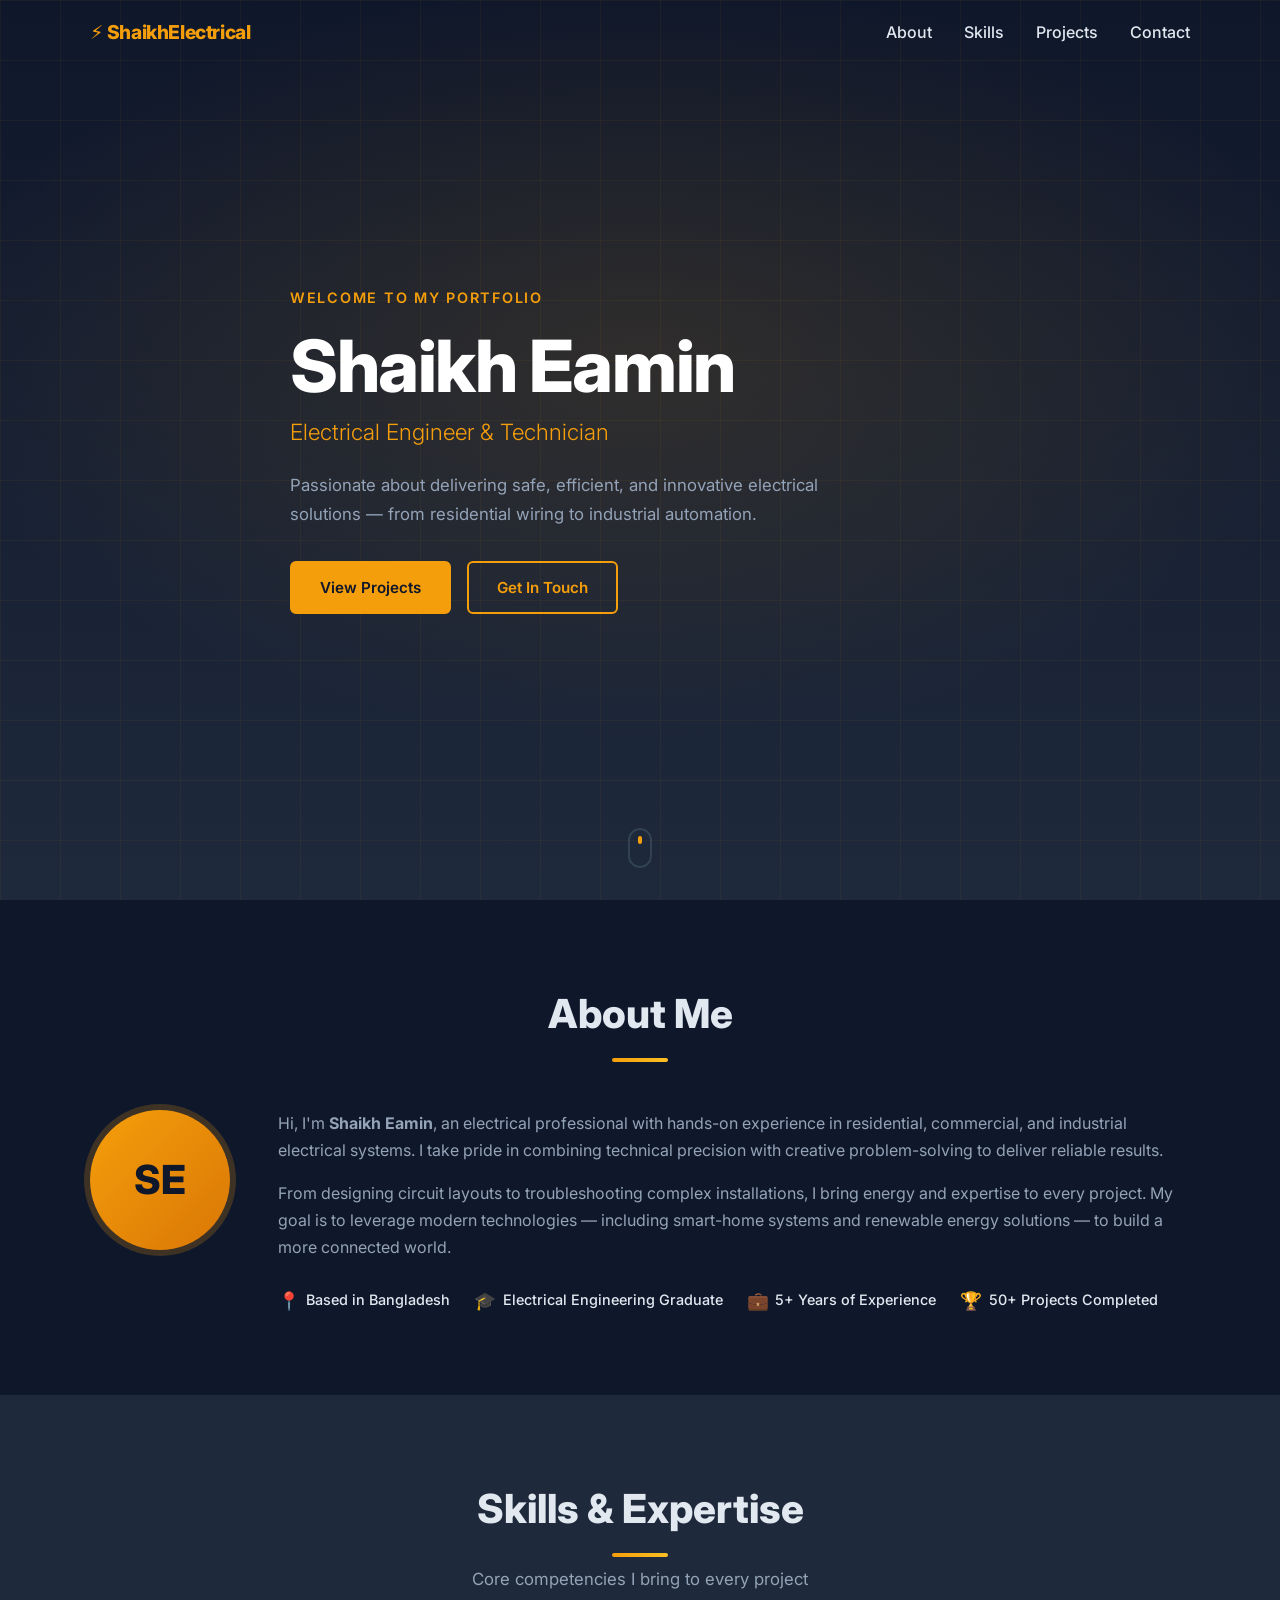
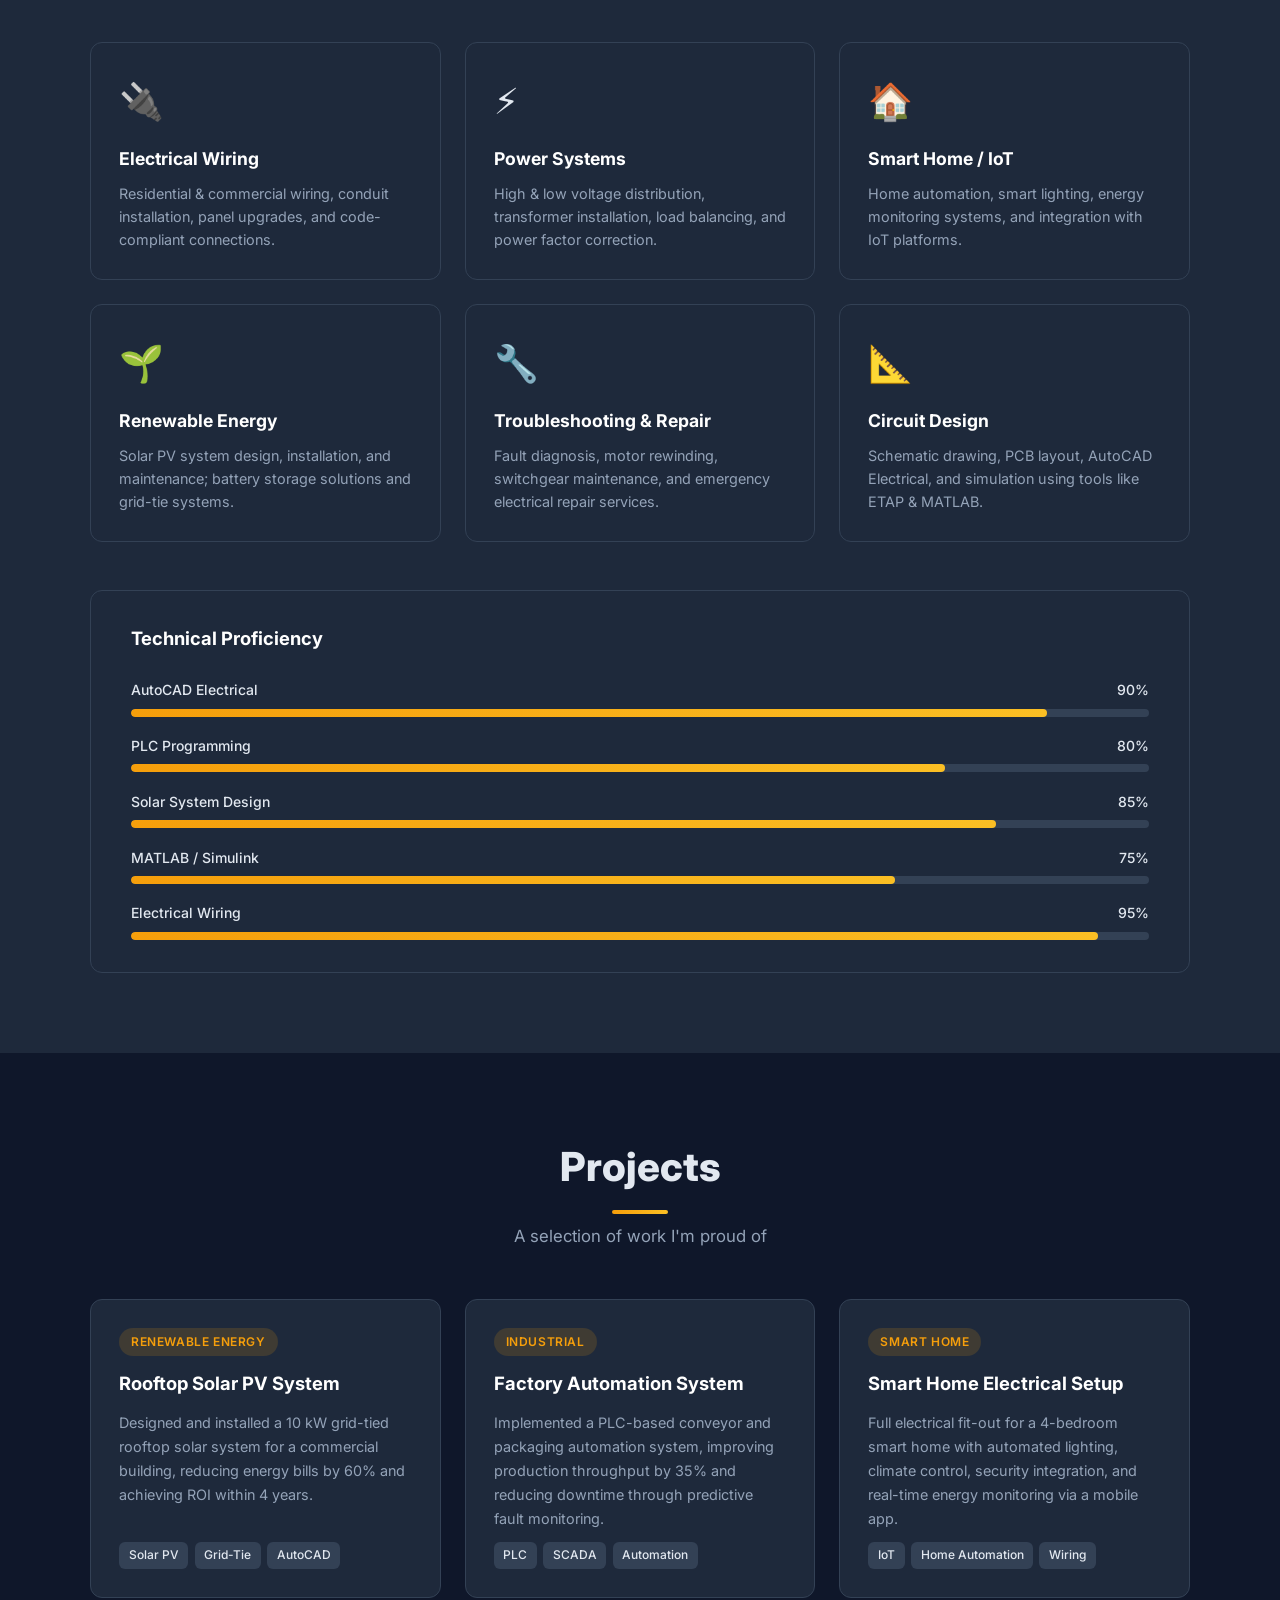
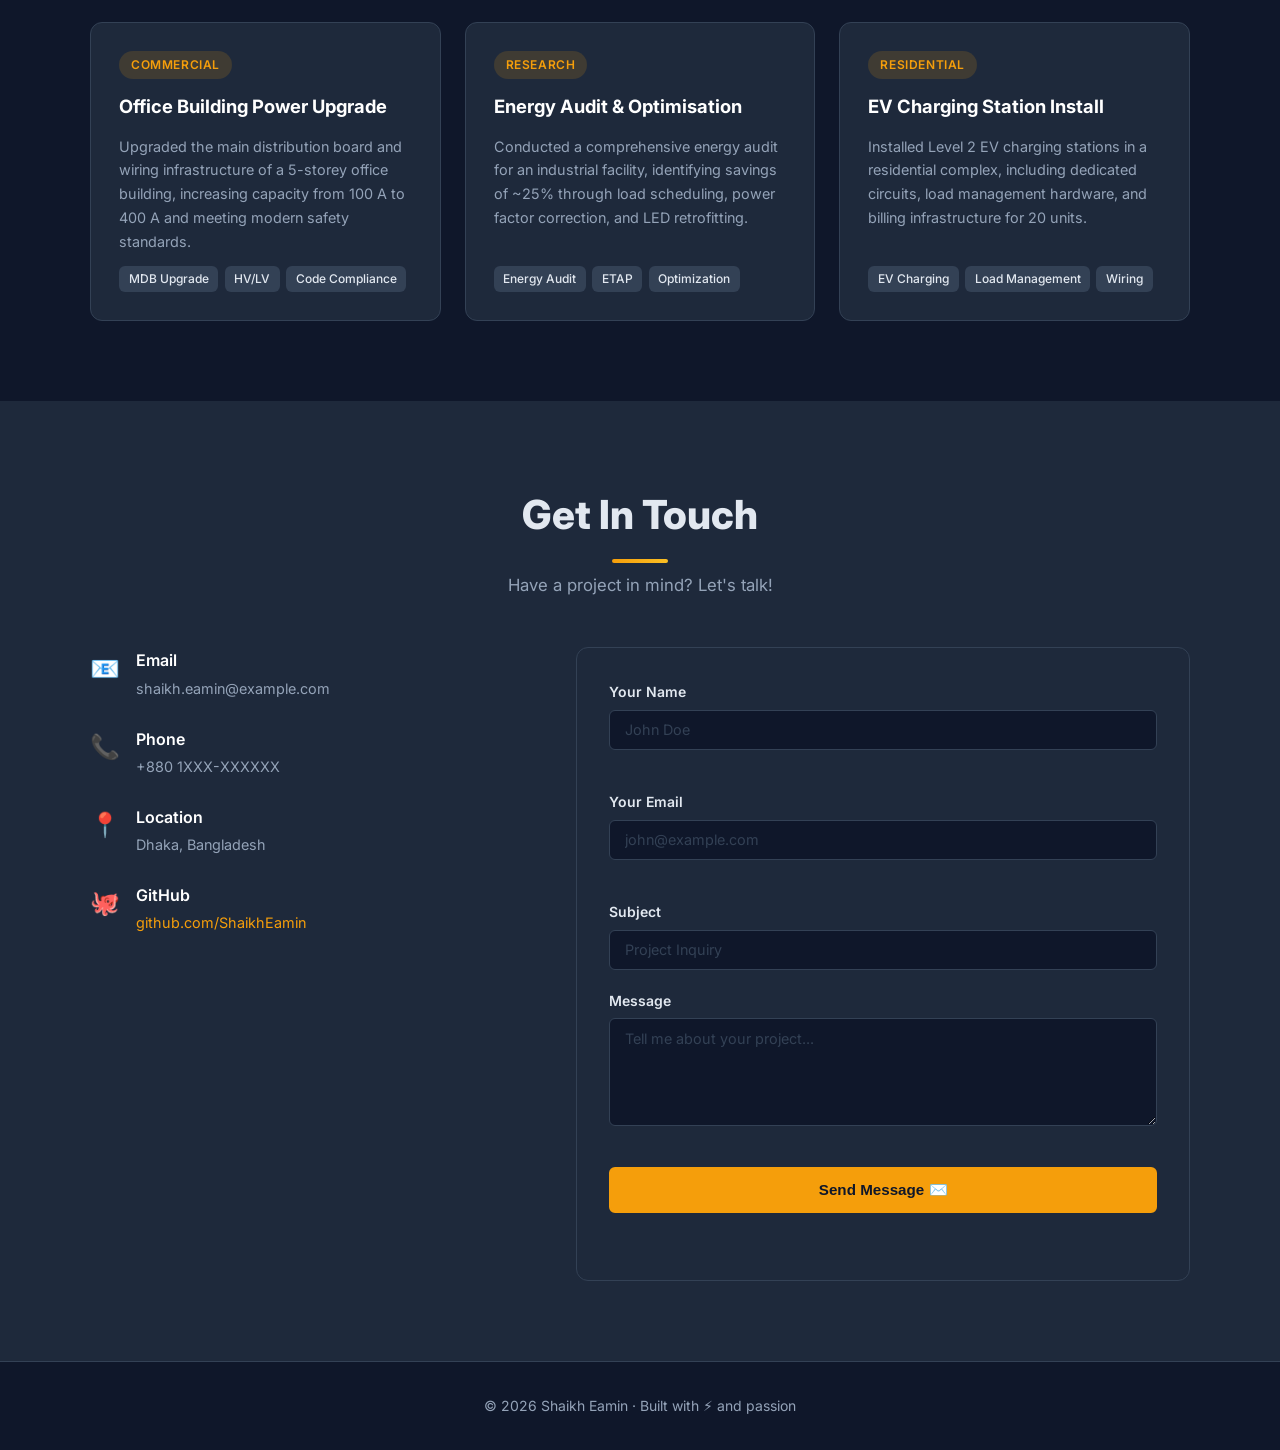
<file: index.html>
<!DOCTYPE html>
<html lang="en">
<head>
  <meta charset="UTF-8" />
  <meta name="viewport" content="width=device-width, initial-scale=1.0" />
  <meta name="description" content="Shaikh Eamin – Electrical Engineer & Technician portfolio showcasing skills and projects." />
  <title>Shaikh Eamin | Electrical Portfolio</title>
  <link rel="stylesheet" href="css/style.css" />
  <link rel="preconnect" href="https://fonts.googleapis.com" />
  <link rel="preconnect" href="https://fonts.gstatic.com" crossorigin />
  <link href="https://fonts.googleapis.com/css2?family=Inter:wght@300;400;600;700;800&display=swap" rel="stylesheet" />
</head>
<body>

  <!-- ===== NAVIGATION ===== -->
  <header class="nav-header" id="navbar">
    <nav class="container nav-inner">
      <a href="#hero" class="nav-logo">⚡ ShaikhElectrical</a>
      <button class="nav-toggle" id="navToggle" aria-label="Toggle navigation" aria-expanded="false">
        <span></span><span></span><span></span>
      </button>
      <ul class="nav-links" id="navLinks">
        <li><a href="#about">About</a></li>
        <li><a href="#skills">Skills</a></li>
        <li><a href="#projects">Projects</a></li>
        <li><a href="#contact">Contact</a></li>
      </ul>
    </nav>
  </header>

  <!-- ===== HERO ===== -->
  <section class="hero" id="hero">
    <div class="hero-bg"></div>
    <div class="container hero-content">
      <p class="hero-eyebrow">Welcome to my portfolio</p>
      <h1 class="hero-title">Shaikh Eamin</h1>
      <p class="hero-subtitle">Electrical Engineer &amp; Technician</p>
      <p class="hero-desc">
        Passionate about delivering safe, efficient, and innovative electrical
        solutions — from residential wiring to industrial automation.
      </p>
      <div class="hero-cta">
        <a href="#projects" class="btn btn-primary">View Projects</a>
        <a href="#contact" class="btn btn-outline">Get In Touch</a>
      </div>
    </div>
    <div class="hero-scroll-indicator">
      <span></span>
    </div>
  </section>

  <!-- ===== ABOUT ===== -->
  <section class="section" id="about">
    <div class="container">
      <h2 class="section-title">About Me</h2>
      <div class="about-grid">
        <div class="about-avatar">
          <div class="avatar-circle">SE</div>
        </div>
        <div class="about-text">
          <p>
            Hi, I'm <strong>Shaikh Eamin</strong>, an electrical professional with
            hands-on experience in residential, commercial, and industrial electrical
            systems. I take pride in combining technical precision with creative
            problem-solving to deliver reliable results.
          </p>
          <p>
            From designing circuit layouts to troubleshooting complex installations,
            I bring energy and expertise to every project. My goal is to leverage
            modern technologies — including smart-home systems and renewable energy
            solutions — to build a more connected world.
          </p>
          <ul class="about-facts">
            <li><span class="fact-icon">📍</span> Based in Bangladesh</li>
            <li><span class="fact-icon">🎓</span> Electrical Engineering Graduate</li>
            <li><span class="fact-icon">💼</span> 5+ Years of Experience</li>
            <li><span class="fact-icon">🏆</span> 50+ Projects Completed</li>
          </ul>
        </div>
      </div>
    </div>
  </section>

  <!-- ===== SKILLS ===== -->
  <section class="section section-alt" id="skills">
    <div class="container">
      <h2 class="section-title">Skills &amp; Expertise</h2>
      <p class="section-subtitle">Core competencies I bring to every project</p>

      <div class="skills-grid">

        <div class="skill-card">
          <div class="skill-icon">🔌</div>
          <h3>Electrical Wiring</h3>
          <p>Residential &amp; commercial wiring, conduit installation, panel upgrades, and code-compliant connections.</p>
        </div>

        <div class="skill-card">
          <div class="skill-icon">⚡</div>
          <h3>Power Systems</h3>
          <p>High &amp; low voltage distribution, transformer installation, load balancing, and power factor correction.</p>
        </div>

        <div class="skill-card">
          <div class="skill-icon">🏠</div>
          <h3>Smart Home / IoT</h3>
          <p>Home automation, smart lighting, energy monitoring systems, and integration with IoT platforms.</p>
        </div>

        <div class="skill-card">
          <div class="skill-icon">🌱</div>
          <h3>Renewable Energy</h3>
          <p>Solar PV system design, installation, and maintenance; battery storage solutions and grid-tie systems.</p>
        </div>

        <div class="skill-card">
          <div class="skill-icon">🔧</div>
          <h3>Troubleshooting &amp; Repair</h3>
          <p>Fault diagnosis, motor rewinding, switchgear maintenance, and emergency electrical repair services.</p>
        </div>

        <div class="skill-card">
          <div class="skill-icon">📐</div>
          <h3>Circuit Design</h3>
          <p>Schematic drawing, PCB layout, AutoCAD Electrical, and simulation using tools like ETAP &amp; MATLAB.</p>
        </div>

      </div>

      <!-- Technical proficiency bars -->
      <div class="proficiency">
        <h3 class="proficiency-title">Technical Proficiency</h3>
        <div class="bar-list">
          <div class="bar-item">
            <div class="bar-label"><span>AutoCAD Electrical</span><span>90%</span></div>
            <div class="bar-track"><div class="bar-fill" data-width="90"></div></div>
          </div>
          <div class="bar-item">
            <div class="bar-label"><span>PLC Programming</span><span>80%</span></div>
            <div class="bar-track"><div class="bar-fill" data-width="80"></div></div>
          </div>
          <div class="bar-item">
            <div class="bar-label"><span>Solar System Design</span><span>85%</span></div>
            <div class="bar-track"><div class="bar-fill" data-width="85"></div></div>
          </div>
          <div class="bar-item">
            <div class="bar-label"><span>MATLAB / Simulink</span><span>75%</span></div>
            <div class="bar-track"><div class="bar-fill" data-width="75"></div></div>
          </div>
          <div class="bar-item">
            <div class="bar-label"><span>Electrical Wiring</span><span>95%</span></div>
            <div class="bar-track"><div class="bar-fill" data-width="95"></div></div>
          </div>
        </div>
      </div>

    </div>
  </section>

  <!-- ===== PROJECTS ===== -->
  <section class="section" id="projects">
    <div class="container">
      <h2 class="section-title">Projects</h2>
      <p class="section-subtitle">A selection of work I'm proud of</p>

      <div class="projects-grid">

        <article class="project-card">
          <div class="project-badge">Renewable Energy</div>
          <h3 class="project-title">Rooftop Solar PV System</h3>
          <p class="project-desc">
            Designed and installed a 10 kW grid-tied rooftop solar system for a
            commercial building, reducing energy bills by 60% and achieving ROI
            within 4 years.
          </p>
          <ul class="project-tags">
            <li>Solar PV</li><li>Grid-Tie</li><li>AutoCAD</li>
          </ul>
        </article>

        <article class="project-card">
          <div class="project-badge">Industrial</div>
          <h3 class="project-title">Factory Automation System</h3>
          <p class="project-desc">
            Implemented a PLC-based conveyor and packaging automation system,
            improving production throughput by 35% and reducing downtime through
            predictive fault monitoring.
          </p>
          <ul class="project-tags">
            <li>PLC</li><li>SCADA</li><li>Automation</li>
          </ul>
        </article>

        <article class="project-card">
          <div class="project-badge">Smart Home</div>
          <h3 class="project-title">Smart Home Electrical Setup</h3>
          <p class="project-desc">
            Full electrical fit-out for a 4-bedroom smart home with automated
            lighting, climate control, security integration, and real-time energy
            monitoring via a mobile app.
          </p>
          <ul class="project-tags">
            <li>IoT</li><li>Home Automation</li><li>Wiring</li>
          </ul>
        </article>

        <article class="project-card">
          <div class="project-badge">Commercial</div>
          <h3 class="project-title">Office Building Power Upgrade</h3>
          <p class="project-desc">
            Upgraded the main distribution board and wiring infrastructure of a
            5-storey office building, increasing capacity from 100 A to 400 A and
            meeting modern safety standards.
          </p>
          <ul class="project-tags">
            <li>MDB Upgrade</li><li>HV/LV</li><li>Code Compliance</li>
          </ul>
        </article>

        <article class="project-card">
          <div class="project-badge">Research</div>
          <h3 class="project-title">Energy Audit &amp; Optimisation</h3>
          <p class="project-desc">
            Conducted a comprehensive energy audit for an industrial facility,
            identifying savings of ~25% through load scheduling, power factor
            correction, and LED retrofitting.
          </p>
          <ul class="project-tags">
            <li>Energy Audit</li><li>ETAP</li><li>Optimization</li>
          </ul>
        </article>

        <article class="project-card">
          <div class="project-badge">Residential</div>
          <h3 class="project-title">EV Charging Station Install</h3>
          <p class="project-desc">
            Installed Level 2 EV charging stations in a residential complex,
            including dedicated circuits, load management hardware, and billing
            infrastructure for 20 units.
          </p>
          <ul class="project-tags">
            <li>EV Charging</li><li>Load Management</li><li>Wiring</li>
          </ul>
        </article>

      </div>
    </div>
  </section>

  <!-- ===== CONTACT ===== -->
  <section class="section section-alt" id="contact">
    <div class="container">
      <h2 class="section-title">Get In Touch</h2>
      <p class="section-subtitle">Have a project in mind? Let's talk!</p>

      <div class="contact-grid">
        <div class="contact-info">
          <div class="contact-item">
            <span class="contact-icon">📧</span>
            <div>
              <strong>Email</strong>
              <p>shaikh.eamin@example.com</p>
            </div>
          </div>
          <div class="contact-item">
            <span class="contact-icon">📞</span>
            <div>
              <strong>Phone</strong>
              <p>+880 1XXX-XXXXXX</p>
            </div>
          </div>
          <div class="contact-item">
            <span class="contact-icon">📍</span>
            <div>
              <strong>Location</strong>
              <p>Dhaka, Bangladesh</p>
            </div>
          </div>
          <div class="contact-item">
            <span class="contact-icon">🐙</span>
            <div>
              <strong>GitHub</strong>
              <p><a href="https://github.com/ShaikhEamin" target="_blank" rel="noopener noreferrer">github.com/ShaikhEamin</a></p>
            </div>
          </div>
        </div>

        <form class="contact-form" id="contactForm" novalidate>
          <div class="form-group">
            <label for="name">Your Name</label>
            <input type="text" id="name" name="name" placeholder="John Doe" required />
            <span class="form-error" id="nameError"></span>
          </div>
          <div class="form-group">
            <label for="email">Your Email</label>
            <input type="email" id="email" name="email" placeholder="john@example.com" required />
            <span class="form-error" id="emailError"></span>
          </div>
          <div class="form-group">
            <label for="subject">Subject</label>
            <input type="text" id="subject" name="subject" placeholder="Project Inquiry" />
          </div>
          <div class="form-group">
            <label for="message">Message</label>
            <textarea id="message" name="message" rows="5" placeholder="Tell me about your project..." required></textarea>
            <span class="form-error" id="messageError"></span>
          </div>
          <button type="submit" class="btn btn-primary btn-full">Send Message ✉️</button>
          <p class="form-success" id="formSuccess"></p>
        </form>
      </div>
    </div>
  </section>

  <!-- ===== FOOTER ===== -->
  <footer class="footer">
    <div class="container footer-inner">
      <p>© <span id="year"></span> Shaikh Eamin · Built with ⚡ and passion</p>
    </div>
  </footer>

  <script src="js/main.js"></script>
</body>
</html>
</file>
<file: css/style.css>
/* =====================================================
   ShaikhElectrical Portfolio – style.css
   ===================================================== */

/* ---- Reset & Base ---- */
*, *::before, *::after {
  box-sizing: border-box;
  margin: 0;
  padding: 0;
}

:root {
  /* Brand colours */
  --clr-primary:     #f59e0b;   /* amber  */
  --clr-primary-dk:  #d97706;
  --clr-accent:      #fbbf24;
  --clr-dark:        #0f172a;   /* slate-900 */
  --clr-dark-2:      #1e293b;   /* slate-800 */
  --clr-dark-3:      #334155;   /* slate-700 */
  --clr-text:        #e2e8f0;   /* slate-200 */
  --clr-muted:       #94a3b8;   /* slate-400 */
  --clr-white:       #ffffff;
  --clr-card:        #1e293b;
  --clr-border:      #334155;

  /* Typography */
  --font-base: 'Inter', system-ui, sans-serif;

  /* Spacing */
  --section-pad: 5rem 0;

  /* Transitions */
  --tr: 0.3s ease;

  /* Border radius */
  --radius: 0.75rem;
  --radius-sm: 0.375rem;
}

html {
  scroll-behavior: smooth;
}

body {
  font-family: var(--font-base);
  background-color: var(--clr-dark);
  color: var(--clr-text);
  line-height: 1.7;
  font-size: 1rem;
}

a {
  color: var(--clr-primary);
  text-decoration: none;
  transition: color var(--tr);
}

a:hover {
  color: var(--clr-accent);
}

img { display: block; max-width: 100%; }

ul { list-style: none; }

/* ---- Utility ---- */
.container {
  width: min(90%, 1100px);
  margin-inline: auto;
}

.section {
  padding: var(--section-pad);
}

.section-alt {
  background-color: var(--clr-dark-2);
}

.section-title {
  font-size: clamp(1.75rem, 4vw, 2.5rem);
  font-weight: 800;
  text-align: center;
  margin-bottom: 0.5rem;
  position: relative;
}

.section-title::after {
  content: '';
  display: block;
  width: 3.5rem;
  height: 4px;
  background: linear-gradient(90deg, var(--clr-primary), var(--clr-accent));
  border-radius: 2px;
  margin: 0.6rem auto 0;
}

.section-subtitle {
  text-align: center;
  color: var(--clr-muted);
  margin-bottom: 3rem;
  font-size: 1.05rem;
}

/* ---- Buttons ---- */
.btn {
  display: inline-block;
  padding: 0.75rem 1.75rem;
  border-radius: var(--radius-sm);
  font-weight: 600;
  font-size: 0.95rem;
  cursor: pointer;
  transition: background-color var(--tr), color var(--tr), transform var(--tr),
    box-shadow var(--tr);
  border: 2px solid transparent;
}

.btn:hover {
  transform: translateY(-2px);
}

.btn-primary {
  background-color: var(--clr-primary);
  color: var(--clr-dark);
  border-color: var(--clr-primary);
}

.btn-primary:hover {
  background-color: var(--clr-primary-dk);
  border-color: var(--clr-primary-dk);
  color: var(--clr-dark);
  box-shadow: 0 4px 20px rgba(245, 158, 11, 0.4);
}

.btn-outline {
  background-color: transparent;
  color: var(--clr-primary);
  border-color: var(--clr-primary);
}

.btn-outline:hover {
  background-color: var(--clr-primary);
  color: var(--clr-dark);
}

.btn-full {
  width: 100%;
  text-align: center;
}

/* =====================================================
   NAVIGATION
   ===================================================== */
.nav-header {
  position: fixed;
  top: 0;
  left: 0;
  right: 0;
  z-index: 1000;
  padding: 1rem 0;
  transition: background-color var(--tr), box-shadow var(--tr),
    padding var(--tr);
}

.nav-header.scrolled {
  background-color: rgba(15, 23, 42, 0.95);
  backdrop-filter: blur(10px);
  box-shadow: 0 2px 20px rgba(0, 0, 0, 0.4);
  padding: 0.65rem 0;
}

.nav-inner {
  display: flex;
  align-items: center;
  justify-content: space-between;
}

.nav-logo {
  font-size: 1.2rem;
  font-weight: 800;
  color: var(--clr-primary);
  letter-spacing: -0.02em;
}

.nav-logo:hover { color: var(--clr-accent); }

.nav-links {
  display: flex;
  gap: 2rem;
}

.nav-links a {
  color: var(--clr-text);
  font-weight: 500;
  position: relative;
  padding-bottom: 2px;
}

.nav-links a::after {
  content: '';
  position: absolute;
  bottom: 0;
  left: 0;
  width: 0;
  height: 2px;
  background: var(--clr-primary);
  transition: width var(--tr);
}

.nav-links a:hover { color: var(--clr-primary); }
.nav-links a:hover::after { width: 100%; }

/* Hamburger */
.nav-toggle {
  display: none;
  flex-direction: column;
  gap: 5px;
  background: none;
  border: none;
  cursor: pointer;
  padding: 4px;
}

.nav-toggle span {
  display: block;
  width: 24px;
  height: 2px;
  background: var(--clr-text);
  border-radius: 2px;
  transition: transform var(--tr), opacity var(--tr);
}

.nav-toggle.open span:nth-child(1) { transform: translateY(7px) rotate(45deg); }
.nav-toggle.open span:nth-child(2) { opacity: 0; }
.nav-toggle.open span:nth-child(3) { transform: translateY(-7px) rotate(-45deg); }

/* =====================================================
   HERO
   ===================================================== */
.hero {
  position: relative;
  min-height: 100vh;
  display: flex;
  align-items: center;
  overflow: hidden;
}

.hero-bg {
  position: absolute;
  inset: 0;
  background: radial-gradient(ellipse 80% 60% at 50% 40%,
    rgba(245, 158, 11, 0.12) 0%,
    transparent 70%),
    linear-gradient(180deg, var(--clr-dark) 0%, var(--clr-dark-2) 100%);
  z-index: 0;
}

/* Animated grid lines */
.hero-bg::before {
  content: '';
  position: absolute;
  inset: 0;
  background-image:
    linear-gradient(rgba(245,158,11,0.05) 1px, transparent 1px),
    linear-gradient(90deg, rgba(245,158,11,0.05) 1px, transparent 1px);
  background-size: 60px 60px;
  z-index: 0;
}

.hero-content {
  position: relative;
  z-index: 1;
  max-width: 700px;
}

.hero-eyebrow {
  font-size: 0.9rem;
  font-weight: 600;
  text-transform: uppercase;
  letter-spacing: 0.12em;
  color: var(--clr-primary);
  margin-bottom: 1rem;
  opacity: 0;
  animation: fadeUp 0.7s ease 0.2s forwards;
}

.hero-title {
  font-size: clamp(2.5rem, 7vw, 4.5rem);
  font-weight: 800;
  line-height: 1.1;
  letter-spacing: -0.02em;
  color: var(--clr-white);
  margin-bottom: 0.5rem;
  opacity: 0;
  animation: fadeUp 0.7s ease 0.4s forwards;
}

.hero-subtitle {
  font-size: clamp(1.1rem, 2.5vw, 1.4rem);
  font-weight: 300;
  color: var(--clr-primary);
  margin-bottom: 1.25rem;
  opacity: 0;
  animation: fadeUp 0.7s ease 0.55s forwards;
}

.hero-desc {
  font-size: 1.05rem;
  color: var(--clr-muted);
  max-width: 560px;
  margin-bottom: 2rem;
  opacity: 0;
  animation: fadeUp 0.7s ease 0.7s forwards;
}

.hero-cta {
  display: flex;
  gap: 1rem;
  flex-wrap: wrap;
  opacity: 0;
  animation: fadeUp 0.7s ease 0.85s forwards;
}

/* Scroll indicator */
.hero-scroll-indicator {
  position: absolute;
  bottom: 2rem;
  left: 50%;
  transform: translateX(-50%);
  z-index: 1;
  width: 24px;
  height: 40px;
  border: 2px solid var(--clr-border);
  border-radius: 12px;
  display: flex;
  justify-content: center;
  padding-top: 6px;
}

.hero-scroll-indicator span {
  display: block;
  width: 4px;
  height: 8px;
  background: var(--clr-primary);
  border-radius: 2px;
  animation: scrollBob 1.6s ease-in-out infinite;
}

/* =====================================================
   ABOUT
   ===================================================== */
.about-grid {
  display: grid;
  grid-template-columns: auto 1fr;
  gap: 3rem;
  align-items: start;
  margin-top: 3rem;
}

.about-avatar {
  display: flex;
  justify-content: center;
}

.avatar-circle {
  width: 140px;
  height: 140px;
  border-radius: 50%;
  background: linear-gradient(135deg, var(--clr-primary), var(--clr-primary-dk));
  display: flex;
  align-items: center;
  justify-content: center;
  font-size: 2.5rem;
  font-weight: 800;
  color: var(--clr-dark);
  box-shadow: 0 0 0 6px rgba(245, 158, 11, 0.2);
  flex-shrink: 0;
}

.about-text p {
  color: var(--clr-muted);
  margin-bottom: 1rem;
}

.about-facts {
  display: flex;
  flex-wrap: wrap;
  gap: 0.75rem 1.5rem;
  margin-top: 1.5rem;
}

.about-facts li {
  display: flex;
  align-items: center;
  gap: 0.4rem;
  font-size: 0.9rem;
  font-weight: 500;
  color: var(--clr-text);
}

.fact-icon { font-size: 1.1rem; }

/* =====================================================
   SKILLS
   ===================================================== */
.skills-grid {
  display: grid;
  grid-template-columns: repeat(auto-fit, minmax(260px, 1fr));
  gap: 1.5rem;
  margin-bottom: 3rem;
}

.skill-card {
  background: var(--clr-card);
  border: 1px solid var(--clr-border);
  border-radius: var(--radius);
  padding: 1.75rem;
  transition: transform var(--tr), box-shadow var(--tr), border-color var(--tr);
}

.skill-card:hover {
  transform: translateY(-4px);
  box-shadow: 0 8px 30px rgba(0, 0, 0, 0.3);
  border-color: var(--clr-primary);
}

.skill-icon {
  font-size: 2.25rem;
  margin-bottom: 0.75rem;
}

.skill-card h3 {
  font-size: 1.1rem;
  font-weight: 700;
  color: var(--clr-white);
  margin-bottom: 0.5rem;
}

.skill-card p {
  font-size: 0.9rem;
  color: var(--clr-muted);
  line-height: 1.6;
}

/* Proficiency bars */
.proficiency {
  background: var(--clr-card);
  border: 1px solid var(--clr-border);
  border-radius: var(--radius);
  padding: 2rem 2.5rem;
}

.proficiency-title {
  font-size: 1.15rem;
  font-weight: 700;
  color: var(--clr-white);
  margin-bottom: 1.5rem;
}

.bar-list { display: flex; flex-direction: column; gap: 1.1rem; }

.bar-label {
  display: flex;
  justify-content: space-between;
  font-size: 0.875rem;
  font-weight: 500;
  color: var(--clr-text);
  margin-bottom: 0.4rem;
}

.bar-track {
  width: 100%;
  height: 8px;
  background: var(--clr-dark-3);
  border-radius: 99px;
  overflow: hidden;
}

.bar-fill {
  height: 100%;
  width: 0;
  background: linear-gradient(90deg, var(--clr-primary), var(--clr-accent));
  border-radius: 99px;
  transition: width 1.2s cubic-bezier(0.4, 0, 0.2, 1);
}

/* =====================================================
   PROJECTS
   ===================================================== */
.projects-grid {
  display: grid;
  grid-template-columns: repeat(auto-fit, minmax(300px, 1fr));
  gap: 1.5rem;
}

.project-card {
  background: var(--clr-card);
  border: 1px solid var(--clr-border);
  border-radius: var(--radius);
  padding: 1.75rem;
  display: flex;
  flex-direction: column;
  gap: 0.75rem;
  transition: transform var(--tr), box-shadow var(--tr), border-color var(--tr);
}

.project-card:hover {
  transform: translateY(-4px);
  box-shadow: 0 8px 30px rgba(0, 0, 0, 0.3);
  border-color: var(--clr-primary);
}

.project-badge {
  display: inline-block;
  padding: 0.25rem 0.75rem;
  border-radius: 99px;
  background: rgba(245, 158, 11, 0.15);
  color: var(--clr-primary);
  font-size: 0.75rem;
  font-weight: 600;
  text-transform: uppercase;
  letter-spacing: 0.05em;
  align-self: flex-start;
}

.project-title {
  font-size: 1.15rem;
  font-weight: 700;
  color: var(--clr-white);
}

.project-desc {
  font-size: 0.9rem;
  color: var(--clr-muted);
  line-height: 1.65;
  flex: 1;
}

.project-tags {
  display: flex;
  flex-wrap: wrap;
  gap: 0.4rem;
}

.project-tags li {
  padding: 0.2rem 0.6rem;
  background: var(--clr-dark-3);
  border-radius: var(--radius-sm);
  font-size: 0.75rem;
  color: var(--clr-text);
  font-weight: 500;
}

/* =====================================================
   CONTACT
   ===================================================== */
.contact-grid {
  display: grid;
  grid-template-columns: 1fr 1.4fr;
  gap: 3rem;
  align-items: start;
  margin-top: 1rem;
}

.contact-info {
  display: flex;
  flex-direction: column;
  gap: 1.5rem;
}

.contact-item {
  display: flex;
  align-items: flex-start;
  gap: 1rem;
}

.contact-icon {
  font-size: 1.5rem;
  margin-top: 0.1rem;
}

.contact-item strong {
  display: block;
  color: var(--clr-white);
  font-weight: 600;
  margin-bottom: 0.15rem;
}

.contact-item p {
  color: var(--clr-muted);
  font-size: 0.9rem;
}

/* Form */
.contact-form {
  background: var(--clr-card);
  border: 1px solid var(--clr-border);
  border-radius: var(--radius);
  padding: 2rem;
  display: flex;
  flex-direction: column;
  gap: 1.2rem;
}

.form-group {
  display: flex;
  flex-direction: column;
  gap: 0.35rem;
}

.form-group label {
  font-size: 0.875rem;
  font-weight: 600;
  color: var(--clr-text);
}

.form-group input,
.form-group textarea {
  background: var(--clr-dark);
  border: 1px solid var(--clr-border);
  border-radius: var(--radius-sm);
  padding: 0.65rem 0.9rem;
  color: var(--clr-text);
  font-family: var(--font-base);
  font-size: 0.9rem;
  transition: border-color var(--tr), box-shadow var(--tr);
  resize: vertical;
}

.form-group input::placeholder,
.form-group textarea::placeholder {
  color: var(--clr-dark-3);
}

.form-group input:focus,
.form-group textarea:focus {
  outline: none;
  border-color: var(--clr-primary);
  box-shadow: 0 0 0 3px rgba(245, 158, 11, 0.15);
}

.form-group input.error,
.form-group textarea.error {
  border-color: #f87171;
}

.form-error {
  font-size: 0.8rem;
  color: #f87171;
  min-height: 1rem;
}

.form-success {
  text-align: center;
  color: #4ade80;
  font-size: 0.9rem;
  font-weight: 600;
  min-height: 1rem;
}

/* =====================================================
   FOOTER
   ===================================================== */
.footer {
  background: var(--clr-dark);
  border-top: 1px solid var(--clr-border);
  padding: 2rem 0;
}

.footer-inner {
  text-align: center;
  font-size: 0.875rem;
  color: var(--clr-muted);
}

/* =====================================================
   ANIMATIONS
   ===================================================== */
@keyframes fadeUp {
  from { opacity: 0; transform: translateY(24px); }
  to   { opacity: 1; transform: translateY(0); }
}

@keyframes scrollBob {
  0%, 100% { transform: translateY(0); opacity: 1; }
  50%       { transform: translateY(10px); opacity: 0.4; }
}

/* Reveal on scroll */
.reveal {
  opacity: 0;
  transform: translateY(30px);
  transition: opacity 0.65s ease, transform 0.65s ease;
}

.reveal.visible {
  opacity: 1;
  transform: translateY(0);
}

/* =====================================================
   RESPONSIVE
   ===================================================== */
@media (max-width: 768px) {
  .nav-toggle { display: flex; }

  .nav-links {
    position: fixed;
    top: 0;
    right: 0;
    height: 100dvh;
    width: min(75vw, 280px);
    background: var(--clr-dark-2);
    flex-direction: column;
    justify-content: center;
    align-items: center;
    gap: 2.5rem;
    font-size: 1.1rem;
    transform: translateX(100%);
    transition: transform var(--tr);
    box-shadow: -4px 0 30px rgba(0, 0, 0, 0.4);
    z-index: 999;
  }

  .nav-links.open { transform: translateX(0); }

  .about-grid {
    grid-template-columns: 1fr;
    text-align: center;
  }

  .about-facts { justify-content: center; }

  .contact-grid {
    grid-template-columns: 1fr;
  }

  .hero-cta { justify-content: center; }
  .hero-content { text-align: center; }
  .hero-desc { margin-inline: auto; }
}

@media (max-width: 480px) {
  .projects-grid,
  .skills-grid {
    grid-template-columns: 1fr;
  }

  .proficiency {
    padding: 1.5rem;
  }
}
</file>
